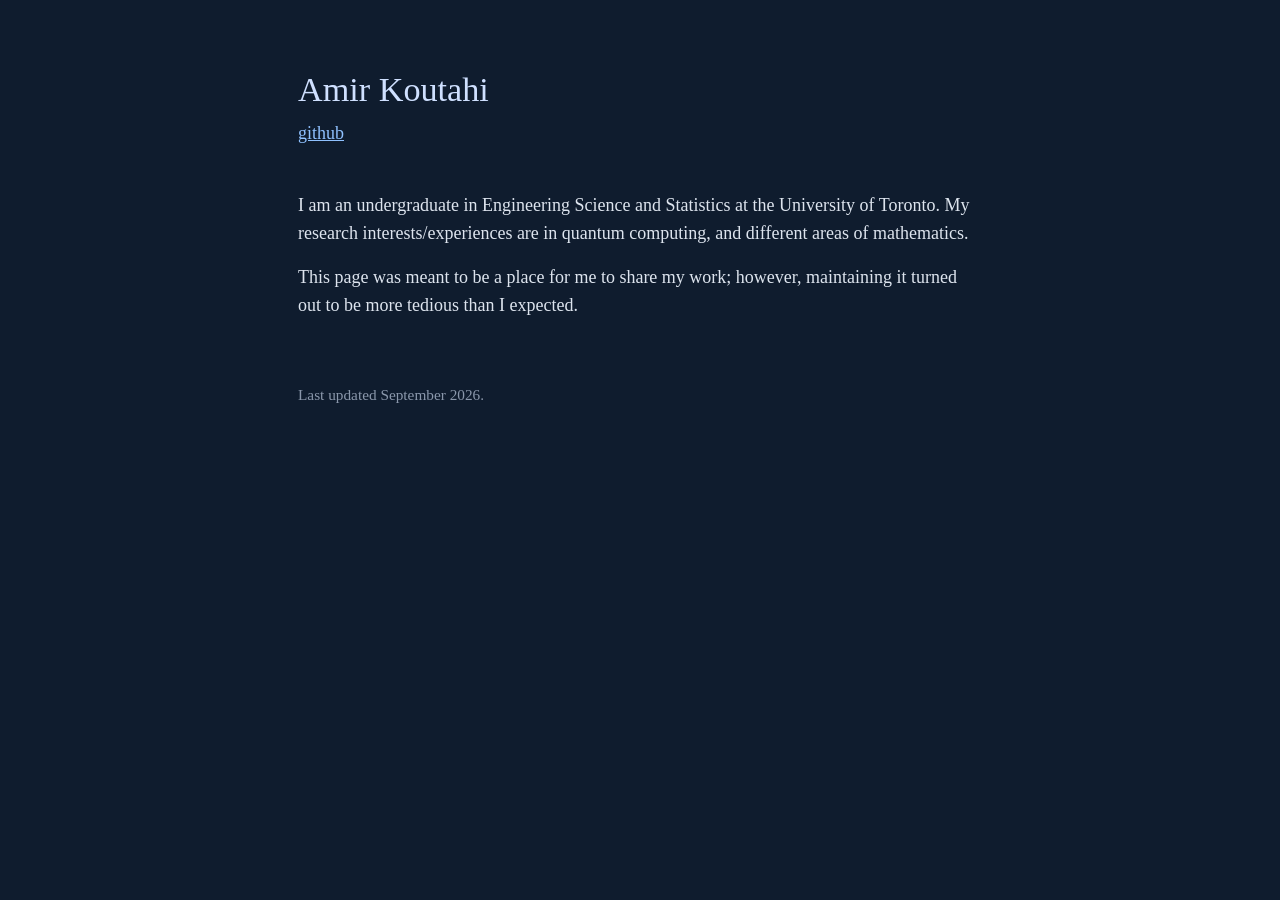
<file: index.html>
<!DOCTYPE html>
<html lang="en">
<head>
  <meta charset="utf-8">
  <meta name="viewport" content="width=device-width, initial-scale=1">
  <title>Amir Koutahi</title>
  <meta name="description" content="Amir Koutahi — Engineering Science, University of Toronto. Research, projects, and teaching.">
  <link rel="stylesheet" href="styles.css">
</head>
<body>

<header>
  <h1>Amir Koutahi</h1>
  <p class="links">
    <a href="https://github.com/amir-koutahi">github</a>
    <!-- <a href="https://scholar.google.ca/citations?user=P5gp0iUAAAAJ&amp;hl=en">google scholar</a> -->
  </p>
</header>

<main>

<section id="about">
  <p>
    I am an undergraduate in Engineering Science and Statistics at the University of Toronto. My research interests/experiences are in quantum computing, and different areas of mathematics. 
  </p>
  <p>
    This page was meant to be a place for me to share my work; however, maintaining it turned out to be more tedious than I expected.
  </p>
</section>


</main>

<footer>
  <p>Last updated September 2026.</p>
</footer>

</body>
</html>
</file>
<file: styles.css>
/* dark navy */

html {
  font-family: "Latin Modern Roman", "Computer Modern Serif", Georgia, "Times New Roman", serif;
  font-size: 18px;
  line-height: 1.55;
  color: #dde4ee;
  background: #0f1c2e;
}

body {
  max-width: 38em;
  margin: 0 auto;
  padding: 3.5rem 1.25rem 4rem;
}

header { margin-bottom: 2.5rem; }

h1 {
  color: #cfe0ff;
  font-size: 1.9rem;
  font-weight: normal;
  margin: 0 0 .2rem;
}

.affil { margin: 0 0 .35rem; color: #a3b3c9; }

.links { margin: 0; }

h2 {
  color: #8fc1ff;
  font-size: 1.25rem;
  font-weight: bold;
  margin: 2.5rem 0 .75rem;
}

h3 {
  color: #a3b3c9;
  font-size: 1rem;
  font-weight: normal;
  font-style: italic;
  margin: 1.4rem 0 .3rem;
}

p { margin: 0 0 .9rem; }

ul {
  margin: 0;
  padding-left: 1.25rem;
}

li { margin-bottom: .45rem; }

a { color: #8fc1ff; }
a:hover { text-decoration-thickness: 2px; }
a:focus-visible { outline: 2px solid #8fc1ff; outline-offset: 2px; }

table { border-collapse: collapse; margin-top: .25rem; }
td { padding: .15rem 1.5rem .15rem 0; vertical-align: top; }
td:first-child { color: #8fc1ff; }
td:last-child { padding-right: 0; }

sup { font-size: .7em; }

footer {
  margin-top: 3.5rem;
  font-size: .85rem;
  color: #8a97ab;
}

@media (max-width: 480px) {
  html { font-size: 17px; }
  body { padding-top: 2rem; }
}
</file>
